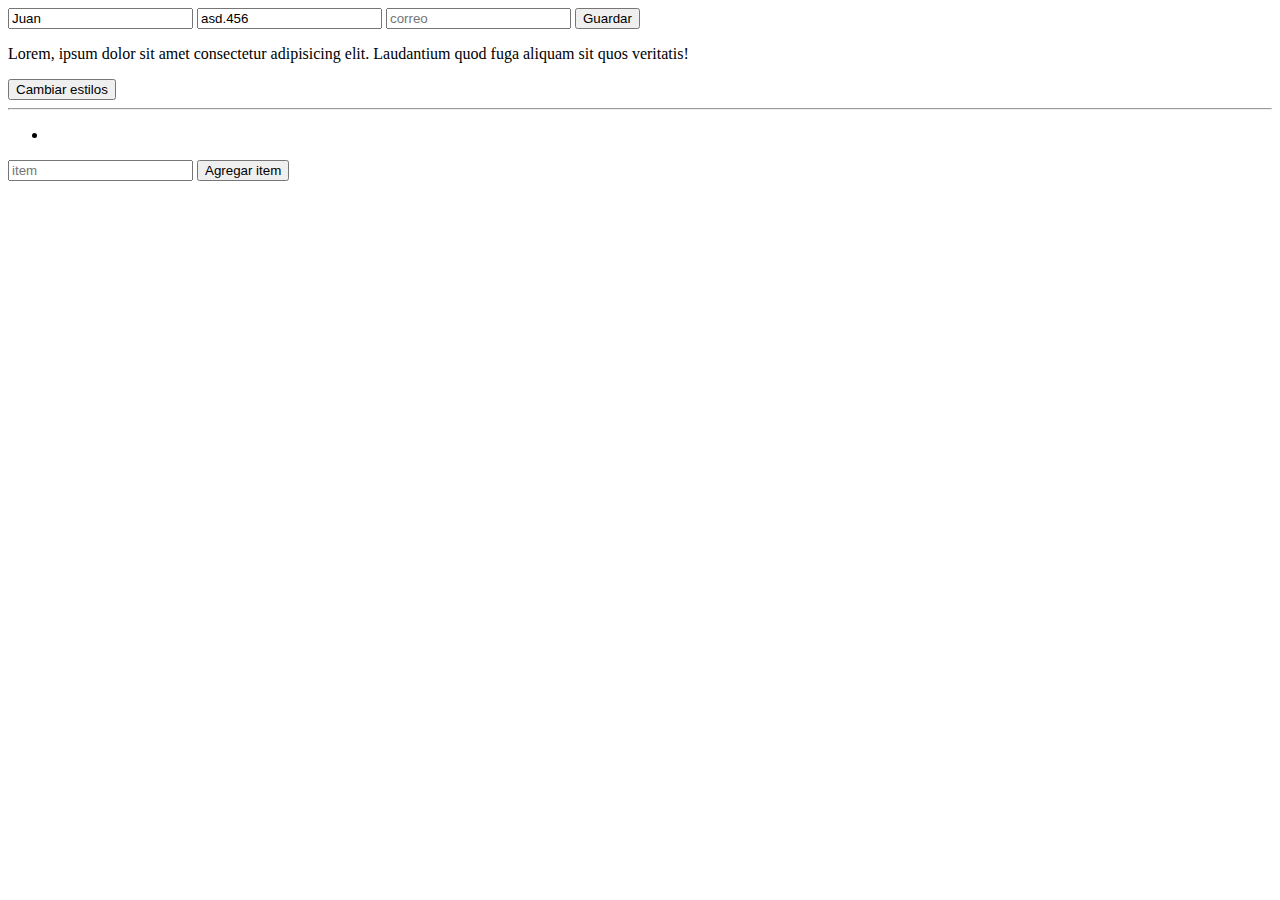
<file: ejemplo-js-dom/index.html>
<!DOCTYPE html>
<html lang="en">
<head>
    <meta charset="UTF-8">
    <meta name="viewport" content="width=device-width, initial-scale=1.0">
    <title>Document</title>
    <link rel="stylesheet" href="https://stackpath.bootstrapcdn.com/bootstrap/4.5.0/css/bootstrap.min.css" integrity="sha384-9aIt2nRpC12Uk9gS9baDl411NQApFmC26EwAOH8WgZl5MYYxFfc+NcPb1dKGj7Sk" crossorigin="anonymous">
    <link rel="stylesheet" href="css/estilos.css">
</head>
<body>
    <input id="usuario" type="text" placeholder="Usuario" value="Juan">
    <input id="password" type="text" placeholder="Password">
    <input id="correo" type="text" placeholder="correo" onkeyup="validarCorreo(this)">  <!-- this hacemos referiencia a la etiqueta completa, por lo tanto no ocupamos de su id-->     <!-- onketup funcioa para programar eventos, en este caso cuando el usuario suelta la tecla, onkkeydown cuando mantiene precionado, onkeypress basicamente aplica las 2-->
    
    <!--<button onclick="alert('Hola mundo')">Guardar</button>-->
    <button onclick="guardar()">Guardar</button>

    <div>
        <p id="parrafo">
            Lorem, ipsum dolor sit amet consectetur adipisicing elit. Laudantium quod fuga aliquam sit quos veritatis!
        </p>
        <button onclick="cambiarEstilos()">Cambiar estilos</button>
    </div>

    <hr>
    <div>
        <ul id="lista">                 <!--HTML interno de ul es li-->
            <li></li>
        </ul>
    </div>
    <input id="item" type="text" placeholder="item">
    <button onclick="agregarItem()">Agregar item</button>

    <script src="https://code.jquery.com/jquery-3.5.1.slim.min.js" integrity="sha384-DfXdz2htPH0lsSSs5nCTpuj/zy4C+OGpamoFVy38MVBnE+IbbVYUew+OrCXaRkfj" crossorigin="anonymous"></script>
    <script src="https://cdn.jsdelivr.net/npm/popper.js@1.16.0/dist/umd/popper.min.js" integrity="sha384-Q6E9RHvbIyZFJoft+2mJbHaEWldlvI9IOYy5n3zV9zzTtmI3UksdQRVvoxMfooAo" crossorigin="anonymous"></script>
    <script src="https://stackpath.bootstrapcdn.com/bootstrap/4.5.0/js/bootstrap.min.js" integrity="sha384-OgVRvuATP1z7JjHLkuOU7Xw704+h835Lr+6QL9UvYjZE3Ipu6Tp75j7Bh/kR0JKI" crossorigin="anonymous"></script>

    <script src="js/controlador.js"></script>
</body>
</html>
</file>
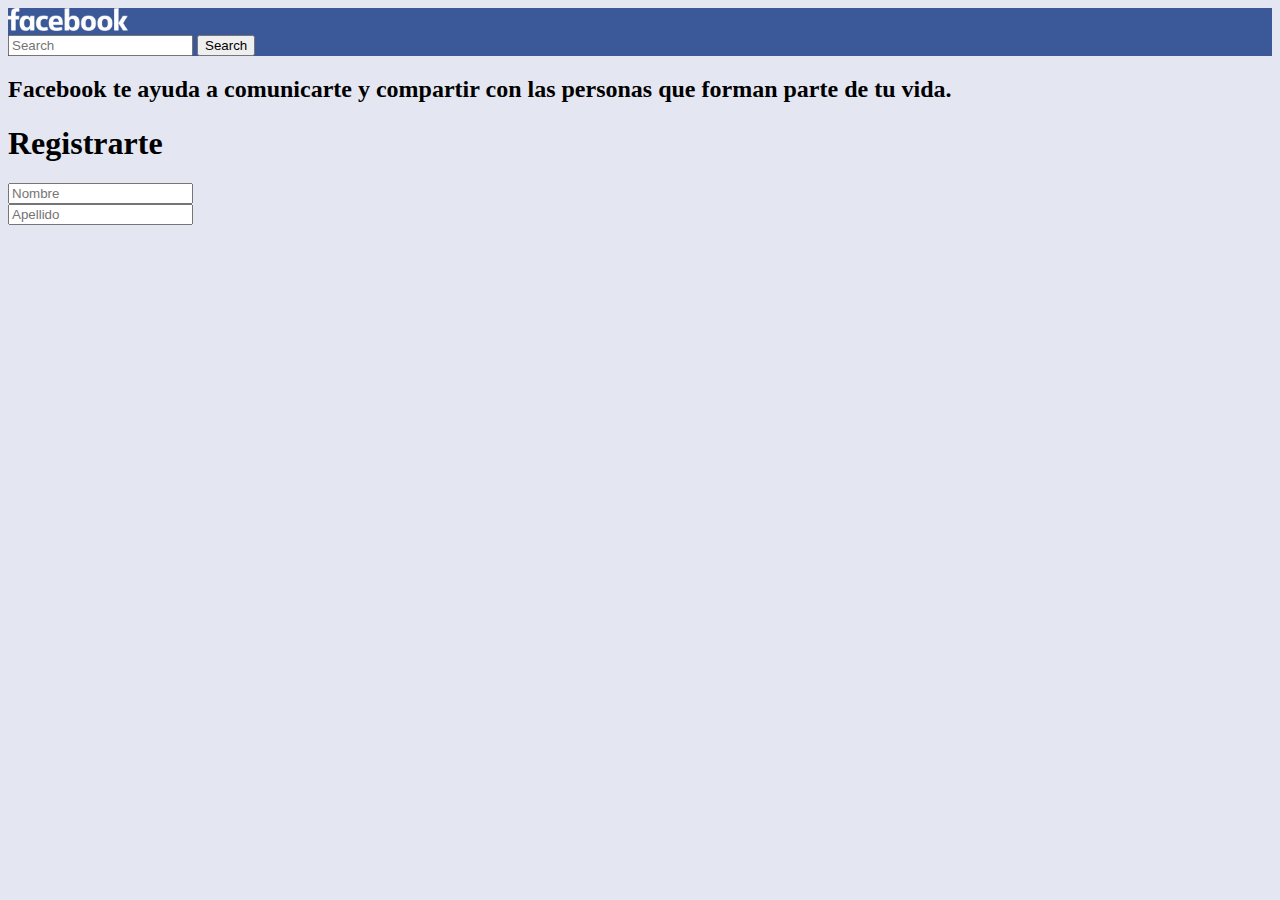
<file: Facebook/index.html>
<!DOCTYPE html>
<html lang="en">
<head>
    <meta charset="UTF-8">
    <meta name="viewport" content="width=device-width, initial-scale=1.0">
    <title>Document</title>
    <link rel="stylesheet" href="https://stackpath.bootstrapcdn.com/bootstrap/4.5.0/css/bootstrap.min.css" integrity="sha384-9aIt2nRpC12Uk9gS9baDl411NQApFmC26EwAOH8WgZl5MYYxFfc+NcPb1dKGj7Sk" crossorigin="anonymous">
    <link rel="stylesheet" href="css/estilos.css">
</head>
<body>
    <nav class="navbar navbar-expand-lg navbar-dark bg-primary px-5">
        <a>
            <img id="logo" src="img/logo.png" alt="">
        </a>         
          <form class="form-inline my-2 my-lg-0 ml-auto">       <!-- ml-auto margin-left desde bootstrap, para poner todo el margin a la izquierda automatico-->
            <input class="form-control mr-sm-2" type="search" placeholder="Search" aria-label="Search">
            <button class="btn btn-outline-success my-2 my-sm-0" type="submit">Search</button>
          </form>
        </div>
      </nav>

    <main class="container mt-5 pt-5">
        <div class="row">
            <div class="col-6 d-none d-sm-block">
                <h2>Facebook te ayuda a comunicarte y compartir con las personas que forman parte de tu vida.</h2>
            </div>
            <div class="col-12 col-6">
                <h1>Registrarte</h1>
                <div class="row">
                    <div class="col-6">
                        <input class="form-control" type="text" placeholder="Nombre">
                    </div>
                    <div class="col-6">
                        <input class="form-control" type="text" placeholder="Apellido">
                    </div>
                </div>
            </div>
        </div>
    </main>  

    <script src="https://code.jquery.com/jquery-3.5.1.slim.min.js" integrity="sha384-DfXdz2htPH0lsSSs5nCTpuj/zy4C+OGpamoFVy38MVBnE+IbbVYUew+OrCXaRkfj" crossorigin="anonymous"></script>
    <script src="https://cdn.jsdelivr.net/npm/popper.js@1.16.0/dist/umd/popper.min.js" integrity="sha384-Q6E9RHvbIyZFJoft+2mJbHaEWldlvI9IOYy5n3zV9zzTtmI3UksdQRVvoxMfooAo" crossorigin="anonymous"></script>
    <script src="https://stackpath.bootstrapcdn.com/bootstrap/4.5.0/js/bootstrap.min.js" integrity="sha384-OgVRvuATP1z7JjHLkuOU7Xw704+h835Lr+6QL9UvYjZE3Ipu6Tp75j7Bh/kR0JKI" crossorigin="anonymous"></script>
</body>
</html>
</file>
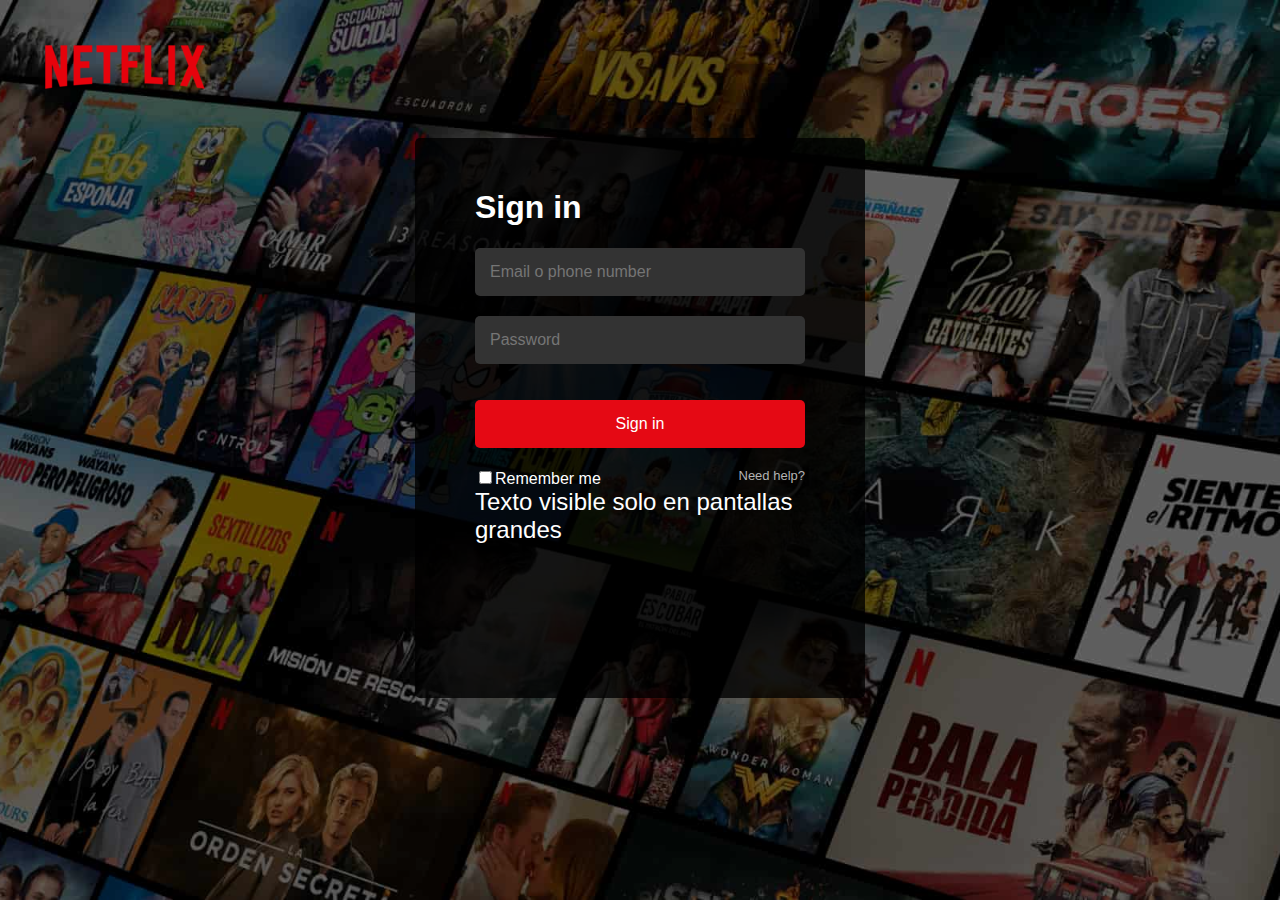
<file: Netflix/index.html>
<!DOCTYPE html>
<html lang="en">
<head>
    <meta charset="UTF-8">
    <meta name="viewport" content="width=device-width, initial-scale=1.0">
    <title>Netflix</title>
    <link rel="stylesheet" href="css/estilos.css">
    <link rel="shortcut icon" href="img/netflix.ico" type="image/x-icon">
    <style>                                                         /* Estilos en Encabezado */
        /* Comentarios CSS*/
        body {
            background-image: url(img/background.jpg);
            background-repeat: no-repeat;                           /* Para que no se repita*/
            background-size: cover;                                 /* Para adaptar toda la imagen al sitio*/
            background-position: center center;                     /* Doble "Center" debido a que es en el eje X y en el eje Y*/
            background-attachment: fixed;                           /* Para arreglar la imagen independiente de su tamaño, siempre estara fija*/
            margin: 0;
            
        }        

    </style>
</head>
<body style="background-color: #000000; color: #ffffff;">         <!-- Estilos en Linea-->                              
    <div id="contenido">
        <img id="logo" src="img/netflix.png" alt="">
        <section id="formulario">
            <h1>Sign in</h1>
            <input class="control caja-texto" type="" placeholder="Email o phone number">                   <!-- Es posible agregar 2 clases, solamente separadas por un espacio-->
            <input class="control caja-texto" type="" placeholder="Password">                               <!-- Asi poder utilizar clases pre creadas con parametros establecidos para diferentes etiquetas -->
            <input class="control boton" type="button" value="Sign in">
            <label ><input type="checkbox">Remember me</label>
            <a href="#" id="help-link">Need help?</a>
            <div id="texto-prueba">Texto visible solo en pantallas grandes</div>
        </section>
    </div>
</body>
</html>
</file>
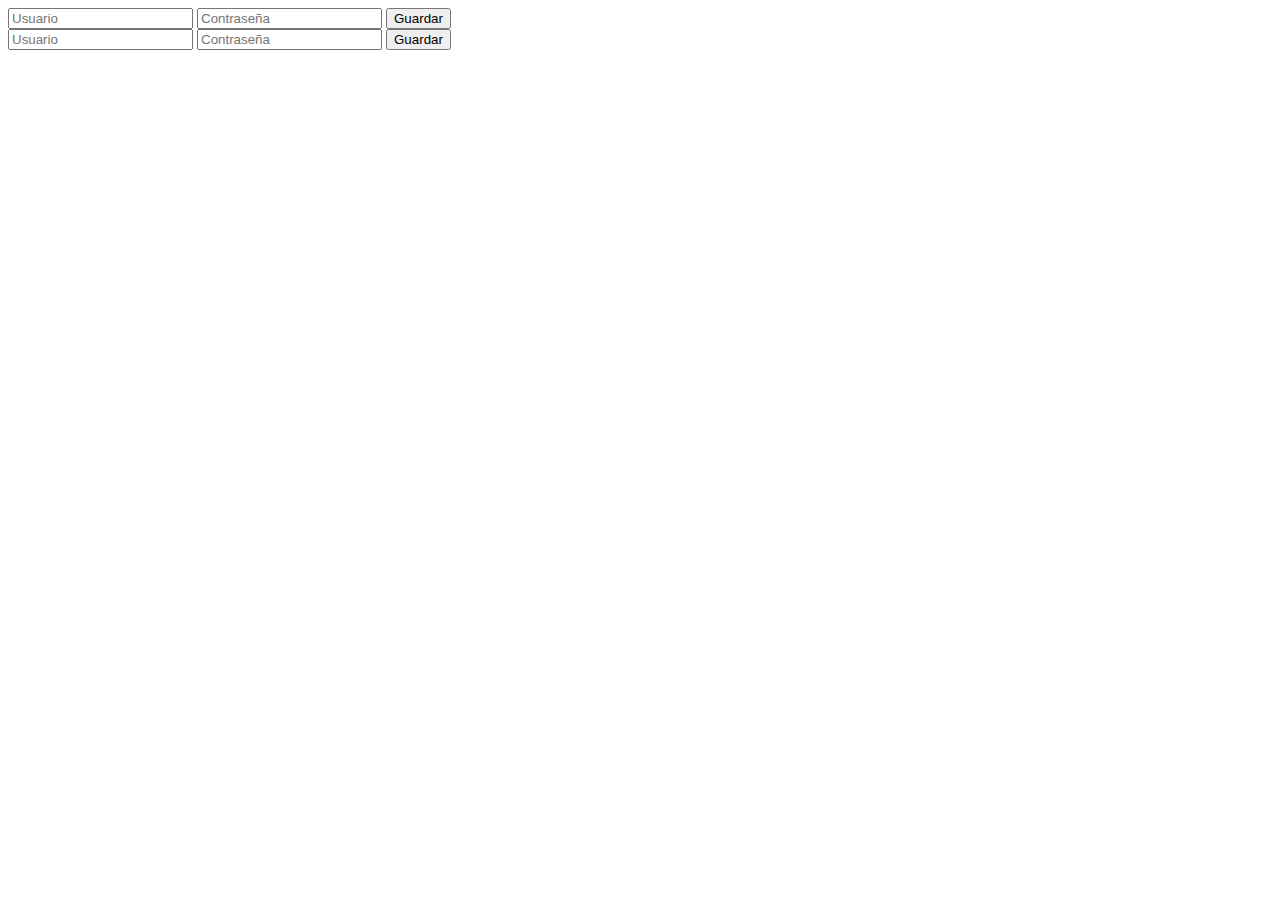
<file: peticion-sincrona/index.html>
<!DOCTYPE html>
<html lang="en">
<head>
    <meta charset="UTF-8">
    <meta name="viewport" content="width=device-width, initial-scale=1.0">
    <title>Document</title>
</head>
<body>  
    <!-- Con action haremos contacto con php --> <!-- Metodo de envio y recibo de infor-->
    <form action="procesar.php" method="GET">
        <!-- El atributo name es vital para este tipo de peticiones asincronas -->
        <input name="usuario" type="text" placeholder="Usuario">
        <input name="password" type="password" placeholder="Contraseña">
        
        <!-- El boton tiene que ser tipo submit, ya que submir viene preprogramado para este tipo de peticiones -->
        <button type="submit">Guardar</button>
        <!-- Busca todo tipo de etiquetas de formularios que esten dentro de una etiqueta form, los encapsula y los envia, mediante el method, especificado en form, este caso GET-->
    </form>


    <!-- Con action haremos contacto con php --> <!-- Metodo de envio y recibo de infor-->
    <form action="procesar.php" method="POST">
        <!-- El atributo name es vital para este tipo de peticiones asincronas -->
        <input name="usuarioP" type="text" placeholder="Usuario">
        <input name="passwordP" type="password" placeholder="Contraseña">
        
        <!-- El boton tiene que ser tipo submit, ya que submir viene preprogramado para este tipo de peticiones -->
        <button type="submit">Guardar</button>
        <!-- Busca todo tipo de etiquetas de formularios que esten dentro de una etiqueta form, los encapsula y los envia, mediante el method, especificado en form, este caso GET-->
    </form>
    
</body>
</html>
</file>
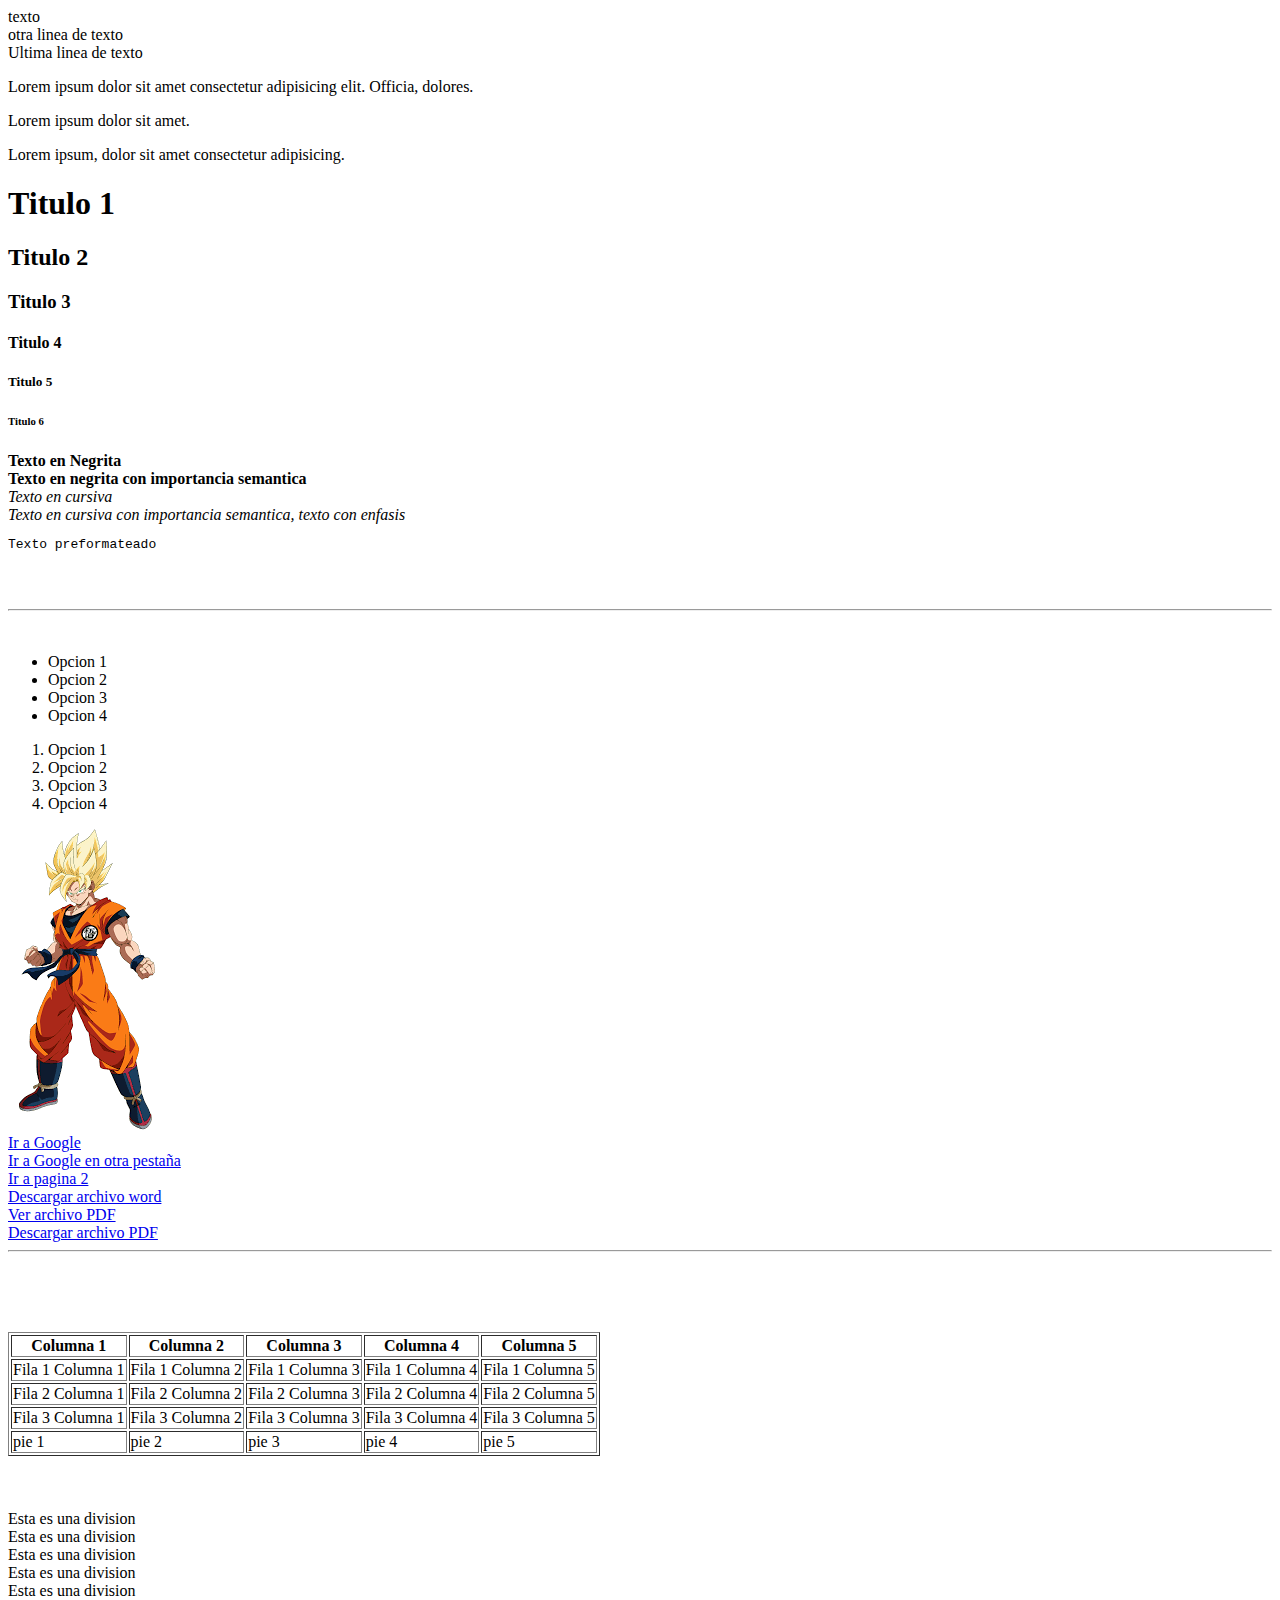
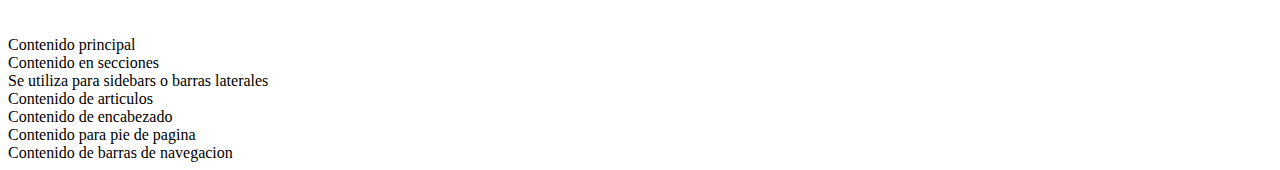
<file: HTML, Etiquetas básicas/Etiquetas-Basicas/index.html>
<!DOCTYPE html>
<html lang="en">
<head>
    <meta charset="UTF-8">
    <meta name="viewport" content="width=device-width, initial-scale=1.0">
    <title>Etiquetas Basicas</title>
</head>
<body>
    texto <br>
    otra linea de texto <br>
    Ultima linea de texto <br>
    <p>
        Lorem ipsum dolor sit amet consectetur adipisicing elit. Officia, dolores.
    </p>
    <p>
        Lorem ipsum dolor sit amet.
    </p>
    <p>
        Lorem ipsum, dolor sit amet consectetur adipisicing.
    </p>
    <h1>Titulo 1</h1>
    <h2>Titulo 2</h2>
    <h3>Titulo 3</h3>
    <h4>Titulo 4</h4>
    <h5>Titulo 5</h5>
    <h6>Titulo 6</h6>

    <b>Texto en Negrita</b><br>
    <strong>Texto en negrita con importancia semantica</strong><br>
    <i>Texto en cursiva</i><br>
    <em>Texto en cursiva con importancia semantica, texto con enfasis</em><br>
    <pre>Texto preformateado</pre><br><br>
    <hr> <br>                       <!-- Visualizar una linea horizontal, podria utilizarse para dividir contenido --> 
    <ul>                            <!-- Listas desordenadas, UnorderedList-->  <!-- Lista con puntos -->
        <li>Opcion 1</li>           
        <li>Opcion 2</li>
        <li>Opcion 3</li>
        <li>Opcion 4</li>
    </ul>   
    <ol>                            <!-- Listas desordenadas, UnorderedList-->  <!-- Lista con Numeros -->
        <li>Opcion 1</li>           
        <li>Opcion 2</li>
        <li>Opcion 3</li>
        <li>Opcion 4</li>
    </ol>
    <img src="img/goku.png" alt="Imagen de Goku"><br>       <!-- "alt" sirve como texto alternativo, dado el caso que la imagen no fuese encontrada -->
    <a href="https://www.google.com/">Ir a Google</a><br> <!-- Ancla (Ancor), para poner enlaces -->
    <a href="https://www.google.com/" target="_blank">Ir a Google en otra pestaña</a><br>       <!-- Usando la funcion "target" junto con el atributo "_blank"-->
    <a href="pagina2.html" target="_blank">Ir a pagina 2</a> <br>
    <a href="res/ArchivoWord.docx">Descargar archivo word</a><br>       <!-- Tambien funciona para hacer descarga de archivo y o Documentos -->
    <a href="res/ArchivoPDF.pdf">Ver archivo PDF</a> <br>         <!-- El navegador por defecto visualiza el PDF en el mismo -->
    <a href="res/ArchivoPDF.pdf" download>Descargar archivo PDF</a> <br>      <!-- Fuerza la descarga del archivo PDF, siendo el caso que la funcion y el atributo son los mismos, se puede simplemente escribir la funcion-->

    <hr>
    <br><br><br><br>

    <table border="1">             <!-- Tablas -->      <!-- Funcion "border" para poner borde a la tabla, atributo numerico para diferentes estilos-->
        <thead>         <!-- Encabezado de la tabla-->
            <tr>                                <!-- Fila (TableRoad) -->
                <th>Columna 1</th>               <!-- Columnas "th" para el encabezado, aplica estilo de encabezado -->
                <th>Columna 2</th>               
                <th>Columna 3</th>               
                <th>Columna 4</th>               
                <th>Columna 5</th>               
            </tr>
        </thead>
        <tbody>         <!-- Cuerpo de la tabla -->
            <tr>
                <td>Fila 1 Columna 1</td>        <!-- Columnas "td" para el body -->
                <td>Fila 1 Columna 2</td>        
                <td>Fila 1 Columna 3</td>        
                <td>Fila 1 Columna 4</td>        
                <td>Fila 1 Columna 5</td>        
            </tr>
            <tr>
                <td>Fila 2 Columna 1</td>        
                <td>Fila 2 Columna 2</td>        
                <td>Fila 2 Columna 3</td>        
                <td>Fila 2 Columna 4</td>        
                <td>Fila 2 Columna 5</td>        
            </tr>
            <tr>
                <td>Fila 3 Columna 1</td>        
                <td>Fila 3 Columna 2</td>        
                <td>Fila 3 Columna 3</td>        
                <td>Fila 3 Columna 4</td>        
                <td>Fila 3 Columna 5</td>        
            </tr>
        </tbody>
        <tfoot>         <!-- Pie de la Tabla -->
            <tr>
                <td>pie 1</td>
                <td>pie 2</td>
                <td>pie 3</td>
                <td>pie 4</td>
                <td>pie 5</td>
            </tr>
        </tfoot>
    </table>

    <br><br><br>

    <div>Esta es una division</div>             
    <div>Esta es una division</div>
    <div>Esta es una division</div>
    <div>Esta es una division</div>
    <div>Esta es una division</div>

    <br><br>
    <!-- Etiquetas semanticas de HTML para organizar contenido-->

    <main>Contenido principal</main>
    <section>Contenido en secciones</section>
    <aside>Se utiliza para sidebars o barras laterales</aside>
    <article>Contenido de articulos</article>
    <header>Contenido de encabezado</header>
    <footer>Contenido para pie de pagina</footer>
    <nav>Contenido de barras de navegacion</nav>

</body>
</html>
</file>
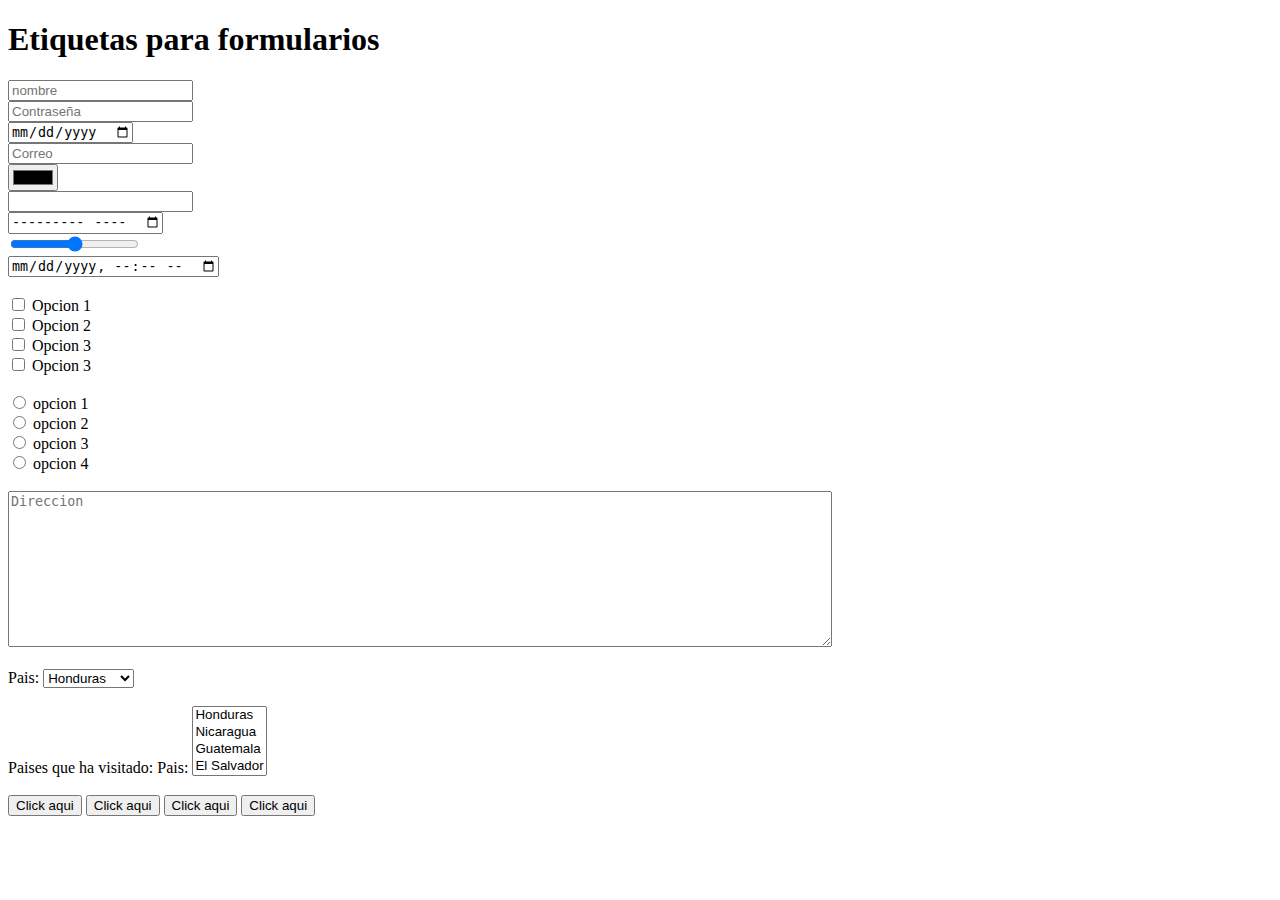
<file: HTML, Etiquetas básicas/Etiquetas-formularios/index.html>
<!DOCTYPE html>
<html lang="en">
<head>
    <meta charset="UTF-8">
    <meta name="viewport" content="width=device-width, initial-scale=1.0">
    <title>Document</title>
</head>
<body>
    <h1>Etiquetas para formularios</h1>
    <form action="">                <!-- Se utiliza en primera instancia para enviar informacion de manera sincrona al servidor-->
        <input type="text" placeholder="nombre"> <br>      <!--Caja de texto, con el atributo "type" y "Placeholder" para indicar que entrada se necesita-->
        <input type="password" placeholder="Contraseña" name="" id=""> <br>
    
        <!-- Variantes de input en HTML -->
        <input type="date" placeholder="Fecha" name="" id=""> <br>
        <input type="email" placeholder="Correo" name="" id=""> <br>
        <input type="color" name="" id=""> <br>
        <input type="number"> <br>
        <input type="month"> <br>
        <input type="range" name="" id=""> <br>
        <input type="datetime-local" name="" id=""> <br>
        <br>
        <input type="checkbox" name="opciones[]" id="chk1" value="1"><label for="chk1"> Opcion 1 </label> <br>        <!-- Atributo "Label" para poder dar click sobre "Opcion 1", y atributo "For" para que el checkbox lo reconozca como tal  -->
        <label><input type="checkbox" name="opcion[]" id="" value="2"> Opcion 2 </label> <br>                         <!-- De esta manera funciona sin la necesidad de utilizar el ID -->
        <label><input type="checkbox" name="opcion[]" id="" value="3"> Opcion 3 </label> <br>                         <!-- Utilizaremos el atributo "name" junto con el valor "opciones" para acceder a su informacion desde un lenguaje del lado del servidor-->
        <label><input type="checkbox" name="opcion[]" id="" value="4"> Opcion 3 </label> <br>                         <!-- Utilizaremos el atributo "value" para darle valores a las opciones seleccionadas y asi poder utilizarlos-->
        <br>
        <label><input type="radio" name="opcion" id="" value="1"> opcion 1 </label> <br>                              <!-- El radio boton funciona de manera que solo uno este seleccionado, utilizando el atributo "name" y darles a todos el mismo valor, este caso "opcion"-->                                                                      
        <label><input type="radio" name="opcion" id="" value="2"> opcion 2 </label> <br>                              <!-- Utilizaremos el atributo "value" para darle valores a las opciones seleccionadas y asi poder utilizarlos-->                                
        <label><input type="radio" name="opcion" id="" value="3"> opcion 3 </label> <br>                                                                       
        <label><input type="radio" name="opcion" id="" value="4"> opcion 4 </label> <br>                                                                       
        <br>
        <textarea name="" id="" cols="100" rows="10" placeholder="Direccion"></textarea>                            <!-- Caja de texto grande, que permite capturaar multiples lines y grandes cantidades de texto--> <!-- Atributo "cols" para visualizar el numero de columnas", atributo "rows" para numero de lineas a visualizar-->
        <br><br>
        Pais:
        <select name="pais" id="pais">                                                <!-- "name" y "id" para poder acceder luego al valor seleccionado--><!-- Funcional para una crear una lista despegable-->
            <option value="1">Honduras</option>                                       <!-- Para agregar opciones a la etiqueta "select" -->                       
            <option value="2">Nicaragua</option>                                      <!-- Value para saber al valor de cada opcion -->             
            <option value="3">Guatemala</option>                                                                               
            <option value="4">El Salvador</option>                                                                               
        </select> <br><br>
        Paises que ha visitado:
        Pais:
        <select name="pais" id="pais" multiple>                                     <!-- Atributo "multiple" para seleccionar diferentes opciones-->                                                                 
            <option value="1">Honduras</option>                                       <!-- Seleccion con shift o ctrl -->                                                                                                                                                                 
            <option value="2">Nicaragua</option>                                                                                                                                                                                                        
            <option value="3">Guatemala</option>                                                                                                                                                                                                        
            <option value="4">El Salvador</option>                                                                               
        </select> <br><br>

        <input type="button" value="Click aqui">            <!-- Para crear un boton, y atributo "value" para lo que hira escrito en el boton --> <!-- Funcion agregada con JS -->
        <input type="submit" value="Click aqui">            <!-- Peticiones sincronas -->
        <button type="button">Click aqui</button>           <!-- Funcion agregada con JS --> <!-- Para crear un boton, y atributo "value" para lo que hira escrito en el boton -->
        <button type="submit">Click aqui</button>           <!-- Peticiones sincronas -->

    </form>
</body>
</html>
</file>
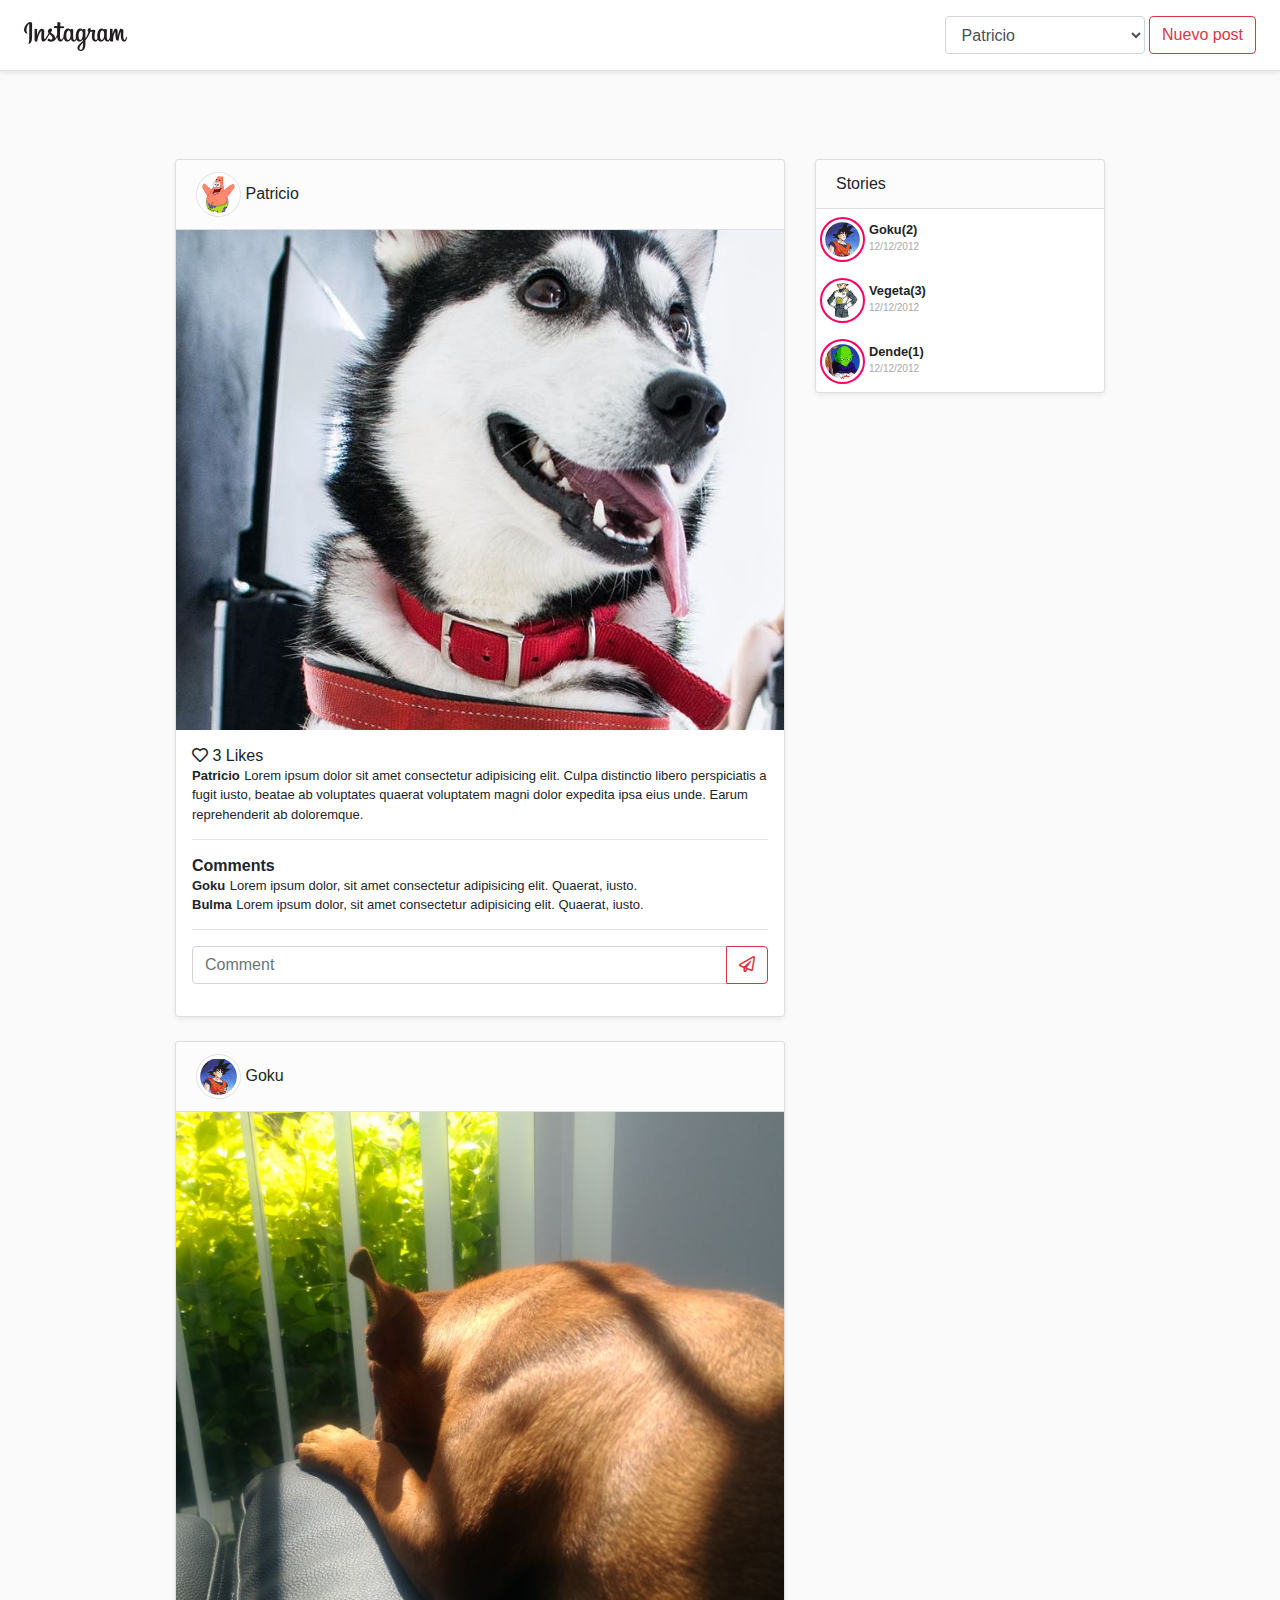
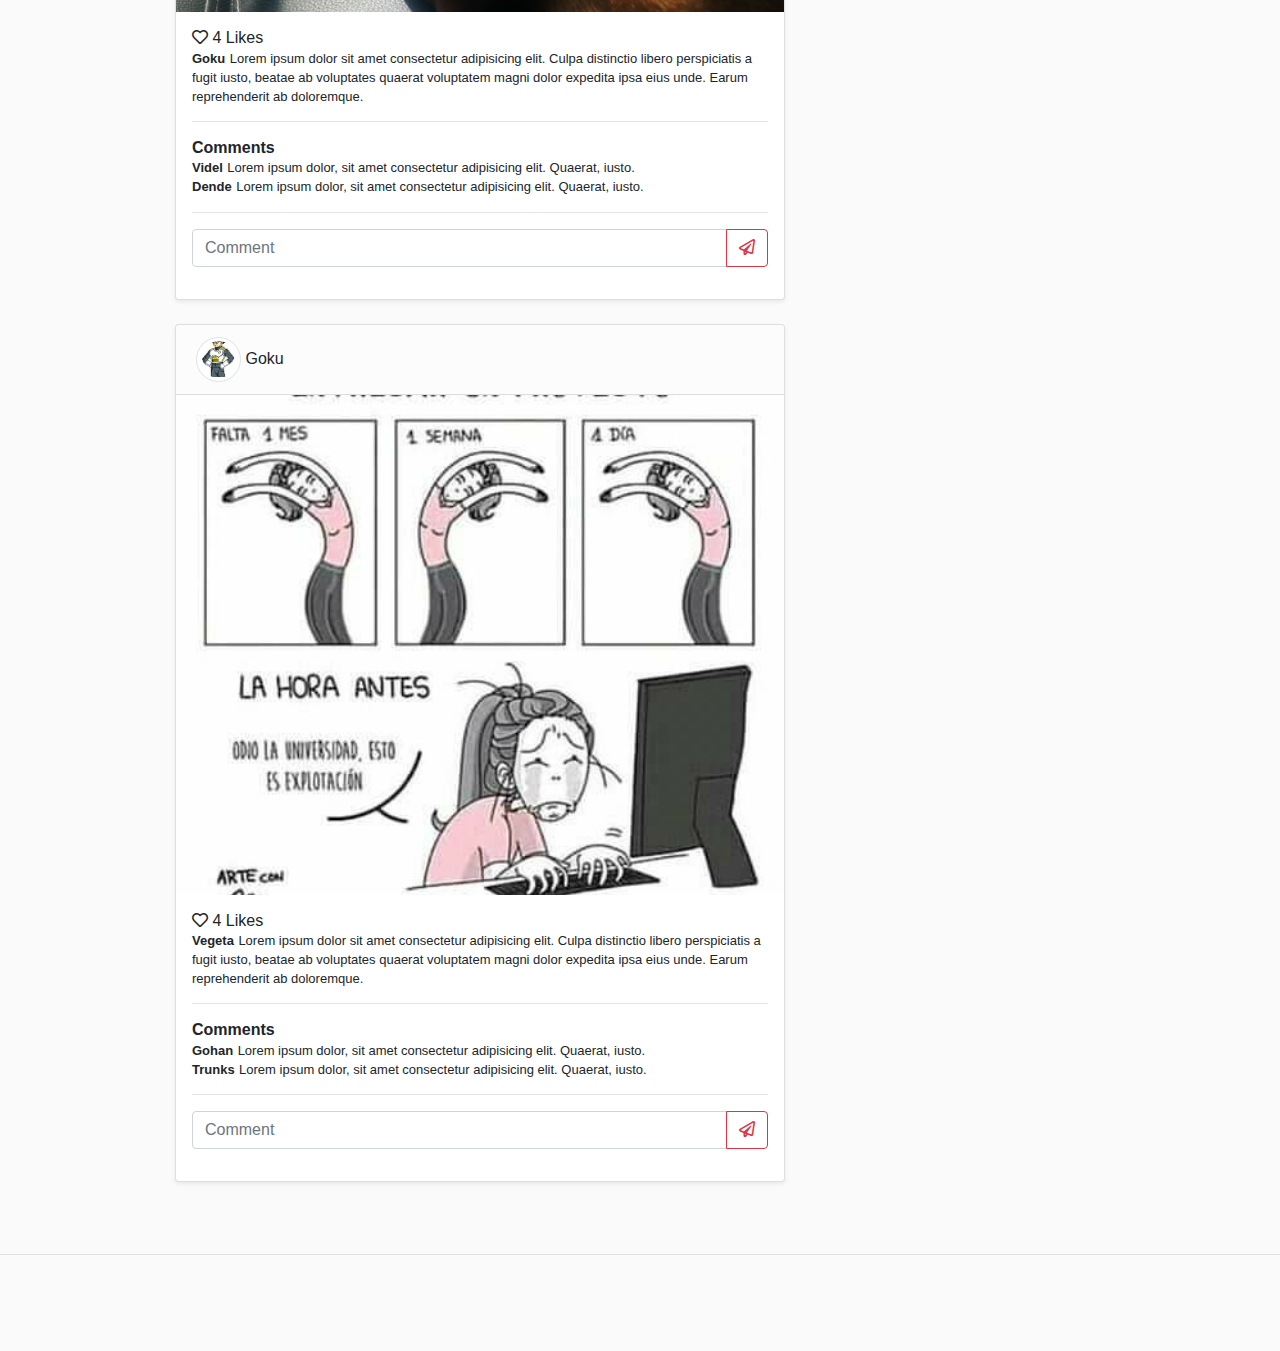
<file: instagram/instagram/frontend/index.html>
<!DOCTYPE html>
<html>
<head>
  <meta charset="utf-8">
  <meta http-equiv="X-UA-Compatible" content="IE=edge">
  <title>Instagram</title>
  <meta name="viewport" content="width=device-width, initial-scale=1">
  <link rel="stylesheet" type="text/css" media="screen" href="css/bootstrap.min.css">
  <link rel="stylesheet" type="text/css" media="screen" href="css/custom.css">
  <link rel="stylesheet" type="text/css" media="screen" href="css/fontawesome-all.css">
</head>
<body>
  <div class="d-flex flex-column flex-md-row align-items-center p-3 px-md-4 mb-3 bg-white border-bottom shadow-sm">
    <img src="img/logo.png" class="img-fluid my-0 mr-md-auto ">
    <!--Aqui deben estar tooodos los usuarios-->
    <select id="usuario-actual" class="form-control" style="width: 200px;">
      <option value="1">Patricio</option>
      <option value="2">Goku</option>
      <option value="3">Vegeta</option>
      <option value="4">Trunks</option>
      <option value="5">Goten</option>
    </select>
    &nbsp;
    <button type="button" class="btn btn-outline-danger" data-toggle="modal" data-target="#nuevo-post">
        Nuevo post
    </button>
    
  </div>

  <div class="pricing-header px-3 py-3 pt-md-5 pb-md-4 mx-auto text-center">
    
  </div>

  <div class="container">
    <div class="row">
      <div class="col-lg-8">
          <div class="row" id="posts">

            <!--Post1-->
            <div class="col-lg-12">
              <div class="card mb-4 shadow-sm">
                <div class="card-header">
                    <img class="img-fluid img-thumbnail rounded-circle" src="img/profile-pics/patricio.jpg">    
                    <span>Patricio</span>
                </div>
                <div class="card-body px-0 py-0">
                  <div class="image-post" style="background-image: url(img/posts/1.jpg);">

                  </div>
                  <div class="px-3 py-3 post">
                    <span class="pointer" onclick="like(1);"><i class="far fa-heart"></i></span>&nbsp;3 Likes<br>
                    <span class="post-user">Patricio</span>
                    <span class="post-content">Lorem ipsum dolor sit amet consectetur adipisicing elit. Culpa distinctio libero perspiciatis a fugit iusto, beatae ab voluptates quaerat voluptatem magni dolor expedita ipsa eius unde. Earum reprehenderit ab doloremque.</span>
                    <hr>
                    <b>Comments</b><br>
                    <div>
                      <span class="post-user">Goku</span>
                      <span class="post-content">Lorem ipsum dolor, sit amet consectetur adipisicing elit. Quaerat, iusto.</span>
                    </div>
                    <div>
                      <span class="post-user">Bulma</span>
                      <span class="post-content">Lorem ipsum dolor, sit amet consectetur adipisicing elit. Quaerat, iusto.</span>
                    </div>
                    <hr>
                    <div class="px-0">
                      <div class="input-group mb-3">
                        <input type="text" class="form-control" placeholder="Comment" id="comentario-post-1">
                        <div class="input-group-append">
                            <button type="button" onclick="comentar(1);" class="btn btn-outline-danger"><i class="far fa-paper-plane"></i></button>
                        </div>
                      </div>
                    </div>
                  </div>
                </div>
              </div>
            </div>

            <!--Post2-->
            <div class="col-lg-12">
              <div class="card mb-4 shadow-sm">
                <div class="card-header">
                    <img class="img-fluid img-thumbnail rounded-circle" src="img/profile-pics/goku.jpg">    
                    <span>Goku</span>
                </div>
                <div class="card-body px-0 py-0">
                  <div class="image-post" style="background-image: url(img/posts/2.jpg);">

                  </div>
                  <div class="px-3 py-3 post">
                    <span class="pointer" onclick="like(2);"><i class="far fa-heart"></i></span>&nbsp;4 Likes<br>
                    <span class="post-user">Goku</span>
                    <span class="post-content">Lorem ipsum dolor sit amet consectetur adipisicing elit. Culpa distinctio libero perspiciatis a fugit iusto, beatae ab voluptates quaerat voluptatem magni dolor expedita ipsa eius unde. Earum reprehenderit ab doloremque.</span>
                    <hr>
                    <b>Comments</b><br>
                    <div>
                      <span class="post-user">Videl</span>
                      <span class="post-content">Lorem ipsum dolor, sit amet consectetur adipisicing elit. Quaerat, iusto.</span>
                    </div>
                    <div>
                      <span class="post-user">Dende</span>
                      <span class="post-content">Lorem ipsum dolor, sit amet consectetur adipisicing elit. Quaerat, iusto.</span>
                    </div>
                    <hr>
                    <div class="px-0">
                      <div class="input-group mb-3">
                        <input type="text" class="form-control" placeholder="Comment" id="comentario-post-2">
                        <div class="input-group-append">
                            <button type="button" onclick="comentar(2);" class="btn btn-outline-danger"><i class="far fa-paper-plane"></i></button>
                        </div>
                      </div>
                    </div>
                  </div>
                </div>
              </div>
            </div>

            <!--Post3-->
            <div class="col-lg-12">
              <div class="card mb-4 shadow-sm">
                <div class="card-header">
                    <img class="img-fluid img-thumbnail rounded-circle" src="img/profile-pics/vegeta.jpg">    
                    <span>Goku</span>
                </div>
                <div class="card-body px-0 py-0">
                  <div class="image-post" style="background-image: url(img/posts/3.jpg);">

                  </div>
                  <div class="px-3 py-3 post">
                    <span class="pointer" onclick="like(3);"><i class="far fa-heart"></i></span>&nbsp;4 Likes<br>
                    <span class="post-user">Vegeta</span>
                    <span class="post-content">Lorem ipsum dolor sit amet consectetur adipisicing elit. Culpa distinctio libero perspiciatis a fugit iusto, beatae ab voluptates quaerat voluptatem magni dolor expedita ipsa eius unde. Earum reprehenderit ab doloremque.</span>
                    <hr>
                    <b>Comments</b><br>
                    <div>
                      <span class="post-user">Gohan</span>
                      <span class="post-content">Lorem ipsum dolor, sit amet consectetur adipisicing elit. Quaerat, iusto.</span>
                    </div>
                    <div>
                      <span class="post-user">Trunks</span>
                      <span class="post-content">Lorem ipsum dolor, sit amet consectetur adipisicing elit. Quaerat, iusto.</span>
                    </div>
                    <hr>
                    <div class="px-0">
                      <div class="input-group mb-3">
                        <input type="text" class="form-control" placeholder="Comment" id="comentario-post-3">
                        <div class="input-group-append">
                            <button type="button" onclick="comentar(3);" class="btn btn-outline-danger"><i class="far fa-paper-plane"></i></button>
                        </div>
                      </div>
                    </div>
                  </div>
                </div>
              </div>
            </div>

            
          </div><!--Fin div posts-->
      </div>
      <div class="col-lg-4">
        <div class="row">
            <!--Historias-->
            <div class="col-lg-12">
              <div class="card mb-4 shadow-sm">
                <div class="card-header">
                  Stories
                </div>
                
                <!--Item1-->
                <div class="px-1 py-2 story-card pointer" onclick="verHistoria(1,1);">
                    <div class="fl">
                      <img class="img-fluid img-thumbnail rounded-circle img-thumbnail-historia" src="img/profile-pics/goku.jpg">
                    </div>  
                    <div class="py-1 px-1 fl">
                      <small><b>Goku(2)</b></small><br>
                      <small class="muted">12/12/2012</small>
                    </div>
                </div>

                <!--Item2-->
                <div class="px-1 py-2 story-card pointer" onclick="verHistoria(1,2);">
                    <div class="fl">
                      <img class="img-fluid img-thumbnail rounded-circle img-thumbnail-historia" src="img/profile-pics/vegeta.jpg">
                    </div>  
                    <div class="py-1 px-1 fl">
                      <small><b>Vegeta(3)</b></small><br>
                      <small class="muted">12/12/2012</small>
                    </div>
                </div>

                <!--Item3-->
                <div class="px-1 py-2 story-card pointer" onclick="verHistoria(1,3);">
                    <div class="fl">
                      <img class="img-fluid img-thumbnail rounded-circle img-thumbnail-historia" src="img/profile-pics/dende.jpg">
                    </div>  
                    <div class="py-1 px-1 fl">
                      <small><b>Dende(1)</b></small><br>
                      <small class="muted">12/12/2012</small>
                    </div>
                </div>

              </div>
            </div><!--Fin Historias-->
          </div>
        </div>
      </div>
    </div>

    <!--Ventana modal para un nuevo post-->
    <div class="modal fade" id="nuevo-post" tabindex="-1" role="dialog" aria-labelledby="exampleModalLabel" aria-hidden="true">
        <div class="modal-dialog" role="document">
          <div class="modal-content">
            <div class="modal-header">
              <h5 class="modal-title" id="exampleModalLabel">Nuevo post</h5>
              <button type="button" class="close" data-dismiss="modal" aria-label="Close">
                <span aria-hidden="true">&times;</span>
              </button>
            </div>
            <div class="modal-body">
              <textarea class="form-control" id="contenido-post" placeholder="Escribe algo"></textarea>
              <input id="url-imagen" type="text" class="form-control" placeholder="Url-imagen">            
            </div>
            <div class="modal-footer">
              <button type="button" class="btn btn-secondary" data-dismiss="modal">Cancelar</button>
              <button type="button" class="btn btn-danger">Publicar</button>
            </div>
          </div>
        </div>
      </div>

      <!--Ventana modal para ver historias-->
    <div class="modal fade" id="ver-historia" tabindex="-1" role="dialog" aria-labelledby="exampleModalLabel" aria-hidden="true">
        <div class="modal-dialog" role="document">
          <div class="modal-content">
            <div class="modal-header">
              <h5 class="modal-title" id="exampleModalLabel">Viendo Historias de {}</h5>
              <button type="button" class="close" data-dismiss="modal" aria-label="Close">
                <span aria-hidden="true">&times;</span>
              </button>
            </div>
            <div class="modal-body">
              <div class="historia">
                <div class="historia-image-post" style="background-image: url(img/historias/4.jpg)">
                    <div class="historia-titulo">Hay que reunirlas para salvar el periodo T T</div>
                </div>
              </div>

              <div class="historia">
                <div class="historia-image-post" style="background-image: url(img/historias/1.jpg)">
                    <div class="historia-titulo">Lorem ipsum dolor sit amet consectetur adipisicing elit. Excepturi officiis laborum, quod modi neque doloribus!</div>
                </div>
              </div>

              <div class="historia">
                <div class="historia-image-post" style="background-image: url(img/historias/2.jpg)">
                  <div class="historia-titulo">Lorem ipsum dolor sit amet consectetur adipisicing elit. Excepturi officiis laborum, quod modi neque doloribus!</div>
                </div>
              </div>

              <div class="historia">
                <div class="historia-image-post" style="background-image: url(img/historias/3.jpg)">
                  <div class="historia-titulo">Lorem ipsum dolor sit amet consectetur adipisicing elit. Excepturi officiis laborum, quod modi neque doloribus!</div>
                </div>
              </div>


            </div>
            <div class="modal-footer">
              <button type="button" class="btn btn-secondary" data-dismiss="modal">Cerrar</button>
            </div>
          </div>
        </div>
      </div>

    <footer class="pt-4 my-md-5 pt-md-5 border-top">
      <div class="row">
        <div class="col-12 col-md">
        </div>
      </div>
    </footer>
  </div>
  <script src="js/jquery-3.3.1.min.js"></script>
  <script src="js/bootstrap.min.js"></script>
  <script src="js/controlador.js"></script>
</body>
</html>
</file>
<file: ejemplo-js-dom/css/estilos.css>
input:focus {
    outline-width: 0;
}

.input-error {
    border: 1px solid #ff0000;
}

.input-success {
    border: 1px solid #00ff0d;
}
</file>
<file: Facebook/css/estilos.css>
.bg-primary {
    background-color: #3B5998!important;
}

#logo {
    width: 120px;
}

body {
    background-color: #E4E7F1;
}
</file>
<file: Netflix/css/estilos.css>
@import url('https://fonts.googleapis.com/css2?family=Amatic+SC:wght@700&display=swap');            /*  Fuente importada desde Google Fonts*/

@font-face {                                    /* Fuente creada, se puede utilizar en cualquier parte del archivo*/
    font-family: 'Fuente Cool';                 /* Nombre de la fuenta, asi se pone al momento de utilizarla*/
    src: url('../fonts/Lovely Rainy.ttf');      /* Si tiene espacios, es necesario poner comillas ' ' */
}

body {
    font-family: 'Helvetica Neue',Helvetica,Arial,sans-serif;
}

#texto-prueba {
    font-size: 1.5rem;
}

#contenido {                                                /* Aplicando al "div" de netflix en HTML*/
    background-color: #00000080; 
    height: 100vh;
}

#logo {
    padding: 45px;
    width: 160px;
}


#formulario {
    background-color: #000000c9;
    color: #ffffff;
    width: 330px;
    height: 500px;
    border-radius: 5px;
    padding: 30px 60px;
    margin-left: auto; 
    margin-right: auto; 
    /*margin: auto;*/
    /*transition: background-color 1s ease-in-out ;*/           /* Tipo de transiciones en la page, aplicada al hover con atributo "background-color" especificamente, que la embellecen, este caso crea una transicion en el Hover de 1seg, muy suave y agradable*/
    transition: all 0.3s ease-in-out;       /* Esta transicion se aplica a todo el hover, como en este caso tambien toma el atributo "border" y el "bg" */
}

#formulario:hover {
    background-color: #963e42;
    border: 2px solid #ffffff;
}

#formulario h1 {
    font-size: 32px;
    font-weight: 700;
    /*font-family: 'Fuente Cool';               Nombre de fuente "Creada", guardada en carpeta 'fonts'
    font-family: 'Amatic SC', cursive;*/        /* Nombre de fuente importada desde Google Fonts*/

}

input {
                /* Se habia aplicado los estilos al input completo, , pero genero problemas tocando todas las etiquetas, por eso utilizaremos la clase creada abajo*/    

}

.control {                      /* Crear una clase en CSS*/ /* parametros a lo largo del section*/   
    width: 100%;            /*Al darle un 100%, el input no tiene en cuenta el paddig ni el resto, asi que hay que ajustarlo con la funcion de abajo 3ra*/
    padding: 15px;
    box-sizing: border-box;         /* Al no incluir las diferentes bordes, con esta opcion le decimos que las incluya y se ajuste*/
    font-size: 1rem;                /* Tamaño de fuente, el rem es relativo, puede ser util para adaptarse a tamanos de pantalla, investigar*/
    margin-bottom: 20px;
    border-radius: 5px;
    border-width: 0;          /* Es un relieve que tiene al contorno, el original no lo tiene*/
    
}

.caja-texto {                   /* Esta agregado el color en el input*/
    background-color: #333333;
}

.boton {
    background-color: #E50914;
    color: #ffffff;
    font-size: 16px;
    margin-top: 1rem;
    cursor: pointer;                /* Que el cursor cambia a una manita cuando esta sobre la etiquetas*/
}

.boton:hover {                  /* Funciona como eventos*/ /* Con esto creamos que cambie el color cuando el cursor pasa sobre el boton*/
    background-color: #af0810;          /* Cuando pasa sobre el boton, se tinta mas oscuro*/ 
    text-decoration: underline;           /* Agrega una linea en el texto del button, como evento al pasar el cursor sobre la etiqueta*/
}

#help-link {
    float: right;                       /* Mueve el texto hacia el extremo derecho, igual puede ser vicebersa con left*/
    color: #B3B3B3;
    text-decoration: none;              /* Quitar el subrayado*/
    font-size: 13px;

}

#help-link:hover {
    text-decoration: underline;         /* Para subrallarlo cuando pasa el cursor*/
}

/* Extra small devices (portrait phones, less than 576px)*/
@media (max-width: 575.98px) {          /* Redefinimos cualquier etiqueta para esta cantidad de pixeles*/
    #formulario {                       /* En este caso para formulario */
        width: auto;
        height: auto;
        border-radius: 0;
        padding: 0px 18px; 
        background-color: transparent;
        
    }

    .control {
        font-size: 0.8rem;
    }

    #contenido {
        background-color: #000000e6;
    }

    #logo {
        width: 75px;
        padding-top: 20px;
        padding-left: 12px;
        padding-bottom: 0px;
    }

    #texto-prueba {
        display: none;                  /* Funcion para que descaparzca la etiqueta*/
    }
 }

/* Small devices (landscape phones, 576px and up)*/
@media (min-width: 576px) and (max-width: 767.98px) {  }

/* Medium devices (tablets, 768px and up)*/
@media (min-width: 768px) and (max-width: 991.98px) {  }

/* Large devices (desktops, 992px and up)*/
@media (min-width: 992px) and (max-width: 1199.98px) {  }

/* Extra large devices (large desktops, 1200px and up)*/
@media (min-width: 1200px) {  }
</file>
<file: instagram/instagram/frontend/css/custom.css>
html {
  font-size: 14px;
}
@media (min-width: 768px) {
  html {
    font-size: 16px;
  }
}

body{
  background-color:#FAFAFA;
}

.container {
  max-width: 960px;
}

.pricing-header {
  max-width: 700px;
}

.card-deck .card {
  min-width: 220px;
}

.img-thumbnail{
  max-width: 45px;
  padding: 0.20rem;
}

.card-header{
  background-color: rgba(0, 0, 0, 0.01);
}

.image-post{
  width:100%; 
  height:500px;
  background-color:rgb(245, 184, 184);
  background-size:cover;
  background-position: center center;
  background-repeat: no-repeat;
}

.historia-image-post{
  width:100%; 
  height:250px;
  background-color:rgb(245, 184, 184);
  background-size:cover;
  background-position: center center;
  background-repeat: no-repeat;
}

.muted{
  color:rgb(168, 168, 168);
  font-size:10px;
}

.story-card{
  line-height: 1;
}

.fl{
  float: left;
}

.fr{
  float: right;
}

.post{
  line-height: 1.2;
}

.post-user{
  font-weight: bold;
  font-size:13px;
  line-height: 1;
}

.post-content{
  font-size:13px;
  line-height: 1;
}


.comment-user{
  font-weight: bold;
  font-size:13px;
  line-height: 1;
}

.comment-content{
  font-size:13px;
  line-height: 1;
}

.img-thumbnail-historia{
  border: 2px solid #ff0062;
}

.pointer{
  cursor:pointer;
}

.historia-titulo{
  background-color:rgba(0, 0, 0, 0.52);
  color:white;
  padding:10px;
  font-weight:bold;
  font-size:12px;
  bottom: 0;  
}

.historia{
  margin-bottom: 10px;
  margin-top: 10px;
}
</file>
